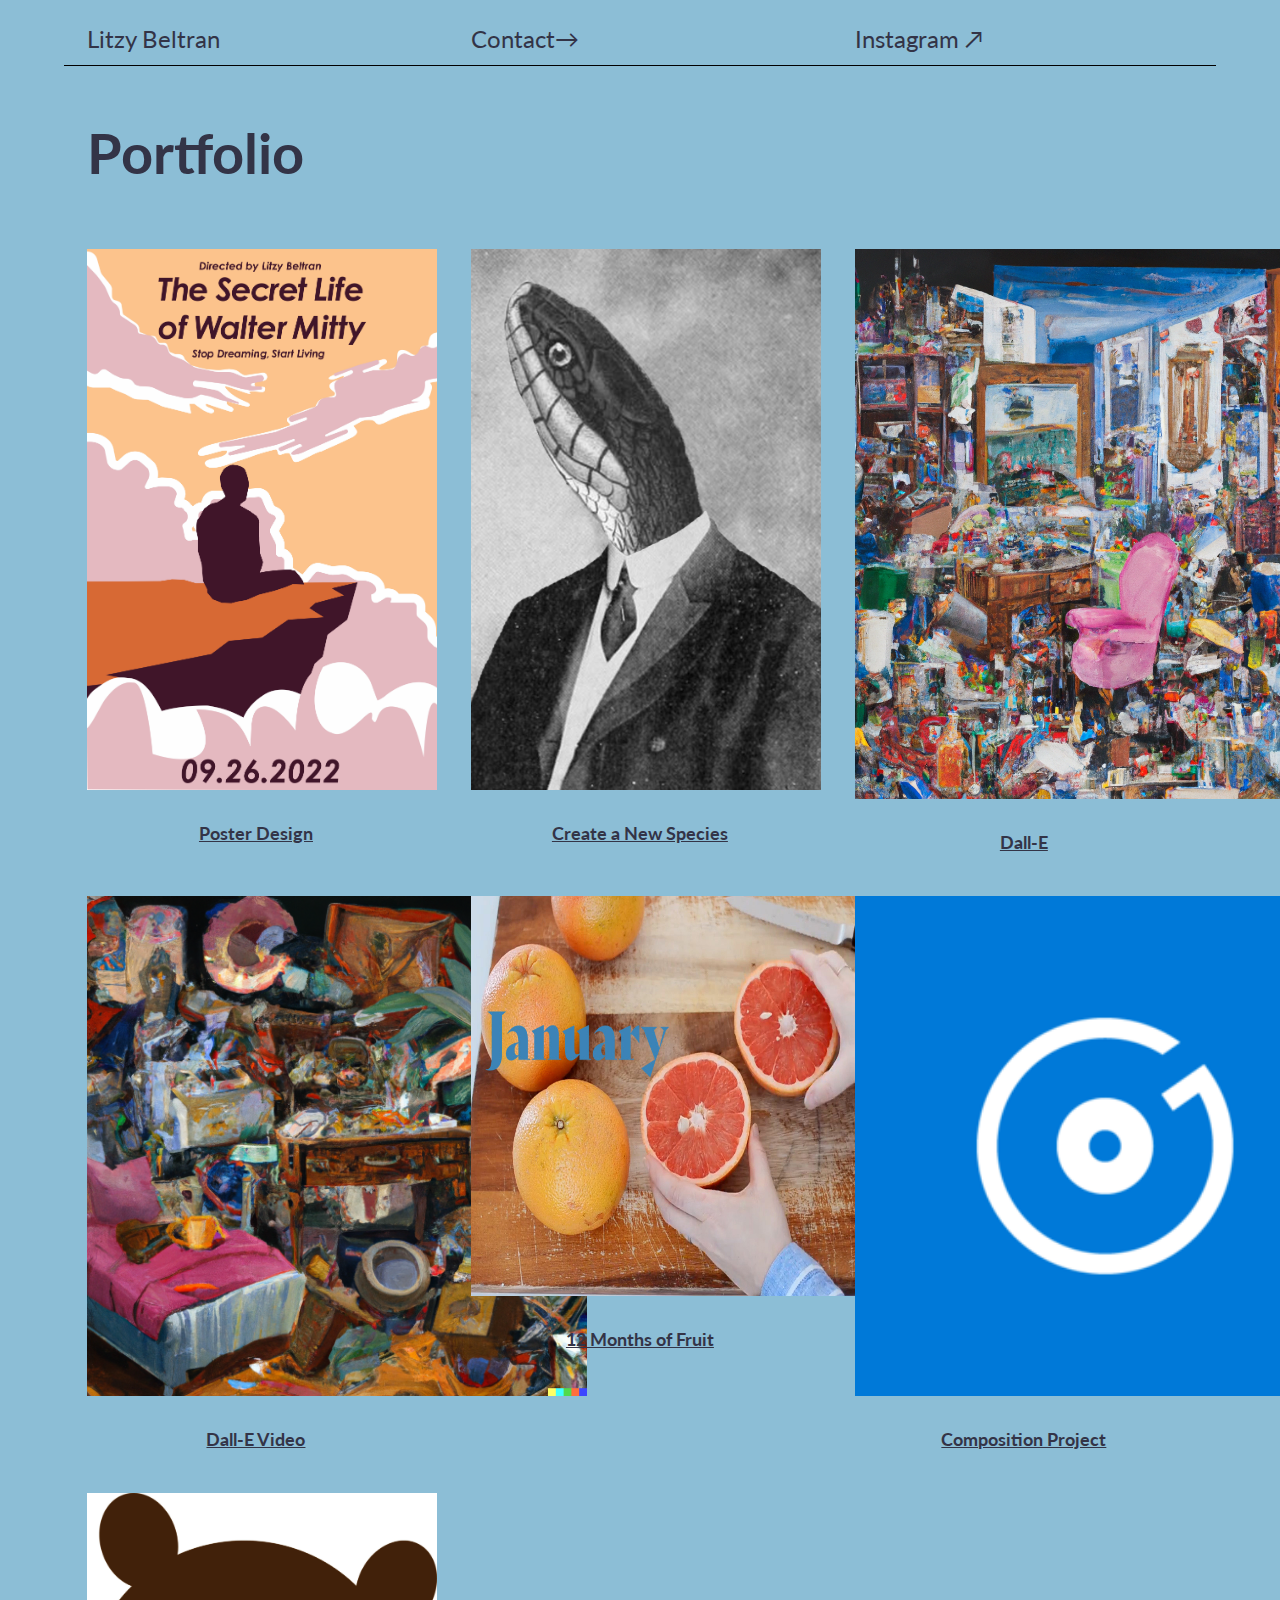
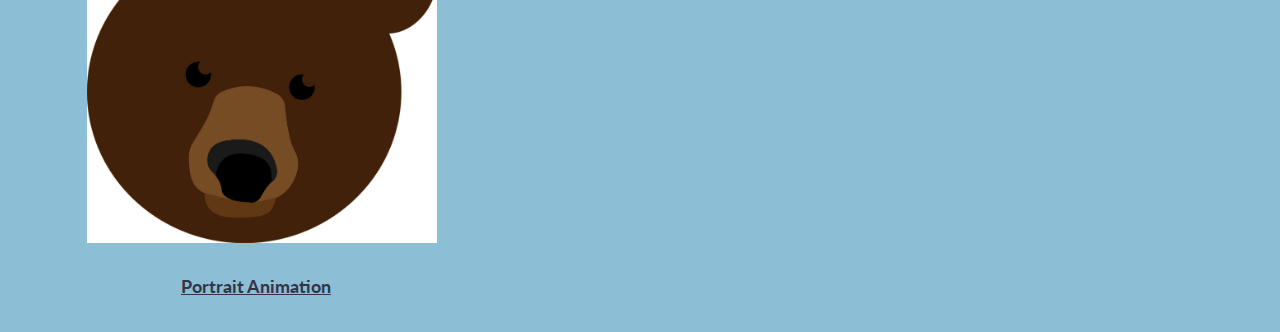
<file: index.html>
<!DOCTYPE html>
<html lang="en">
<head>
  <style>
      body {
         background-color: rgb(140,190,214);
      }
   </style>
    <meta charset="UTF-8">
    <meta http-equiv="X-UA-Compatible" content="IE=edge">
    <meta name="viewport" content="width=device-width, initial-scale=1.0">
    <title>Litzy Beltran</title>
    <link rel="stylesheet" href="styles/simple-grid.css">
    <link rel="stylesheet" href="styles/main.css">
</head>
<body>


    <div class="container">
        <div class="row nav_bar">
            <div class="col-4">
                <a href="index.html">Litzy Beltran</a>
            </div>

            <div class="col-4">
                <a href="mailto:litzybeltran101@gmail.com">Contact&#8594;
                </a>
            </div>

            <div class="col-4">
                <a href="https://www.instagram.com/tengoku.trip">Instagram &#8599;</a>
            </div>
        </div>

        <div class="row">
            <div class="col-12">
                <h1 id="title_name">Portfolio</h1>
            </div>
        </div>
        <div class="row">
          <div class="col-4">
            <a href="project1.html">
                <div class="project_card" style="text-align: left;">
                    <img class="homepage_project_image" src="assets/images/LitzyBeltran_The_Secret_Life_of_Walter_Mitty.jpg" width="350px"/>
                    <h4 class="project_card_name">Poster Design</h4>
                    <p class="project_card_about"></p>
                </div>
            </a>


          </div>
          <div class="col-4">
            <div class="project_card">
              <a href="project2.html">
                <img class="homepage_project_image" src="assets/images/New_Creature_Slytherin_Wriedt.jpg" width="350px"/>
                <h4 class="project_card_name">Create a New Species</h4>
                <p class="project_card_about"></p>
              </a>
            </div>
          </div>
          <div class="col-4">
            <div class="project_card" style="text-align: left;">
              <a href="project3.html">
                <img class="homepage_project_image" src="assets/images/Dall-E_1.png" height="550px"/>
                <h4 class="project_card_name">Dall-E</h4>
                <p class="project_card_about"></p>
              </a>
            </div>
          </div>
          <div class="col-4">
            <div class="project_card" style="text-align: center;">
              <a href="project4.html">
                <img class="homepage_project_image" src="assets/images/Dall-E_2.png" width="550px"/>
                <h4 class="project_card_name">Dall-E Video</h4>
                <p class="project_card_about"></p>
              </a>
            </div>
          </div>
          <div class="col-4">
            <div class="project_card">
              <a href="project5.html">
                <img class="homepage_project_image" src="assets/images/Fruit.jpg" height="400px"/>
                <h4 class="project_card_name">12 Months of Fruit</h4>
                <p class="project_card_about"></p>
              </a>
            </div>
          </div>
          <div class="col-4">
            <div class="project_card">
              <a href="project6.html">
                <img class="homepage_project_image" src="assets/images/groove-music.png" width="550px"/>
                <h4 class="project_card_name">Composition Project</h4>
                <p class="project_card_about"></p>
              </a>
            </div>
          </div>
          <div class="col-4">
            <div class="project_card">
              <a href="project7.html">
                <img class="homepage_project_image" src="assets/images/Portrait_Animation_Image.jpg" width="350px"/>
                <h4 class="project_card_name">Portrait Animation</h4>
                <p class="project_card_about"></p>
              </a>
        </div>
      </div>





</body>
</html>
</file>
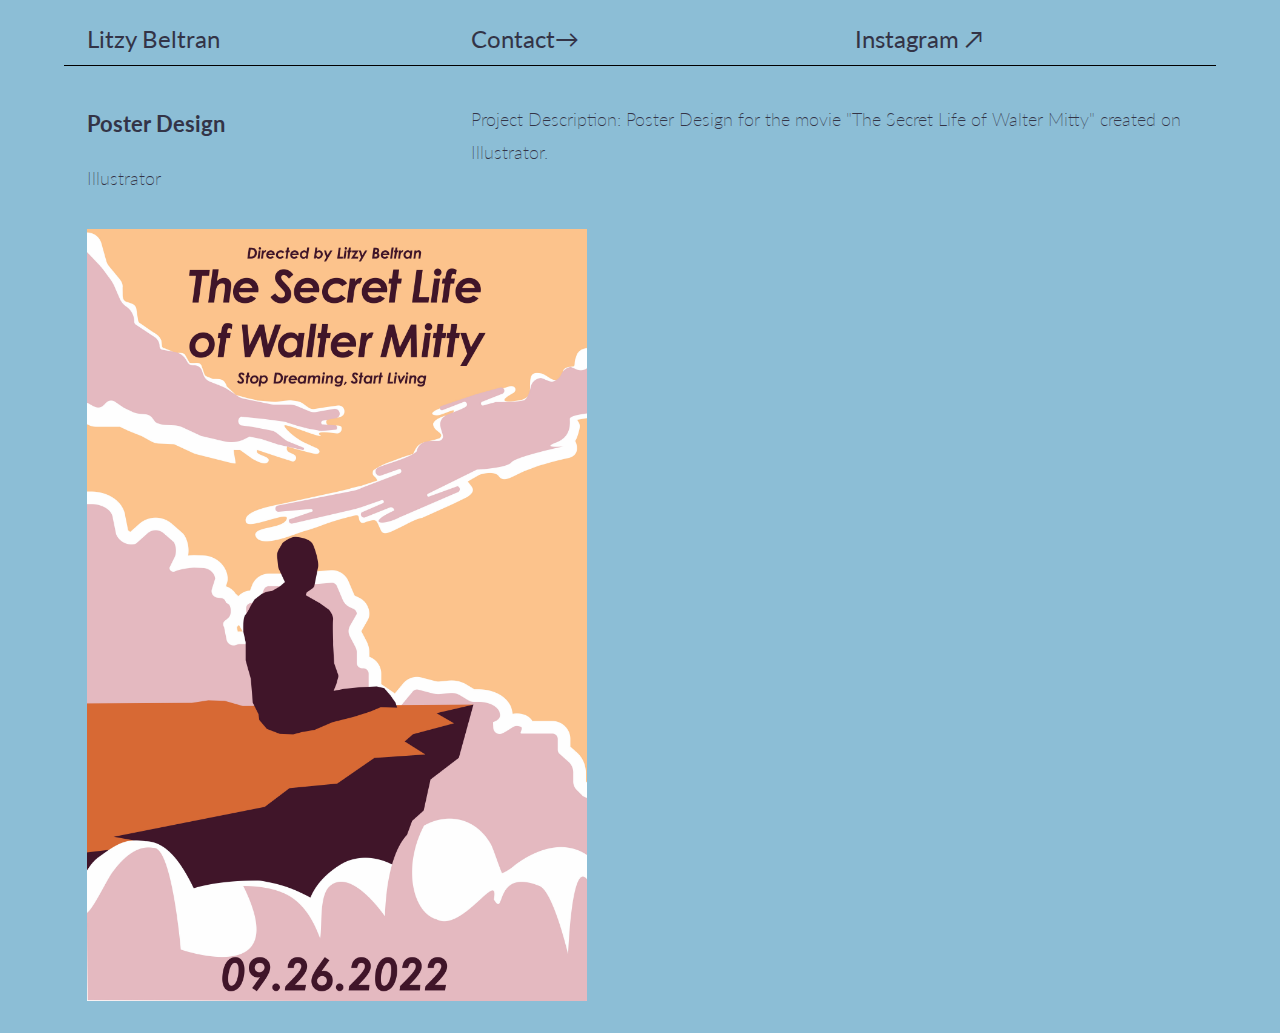
<file: project1.html>
<!DOCTYPE html>
<html lang="en">
<head>
  <style>
      body {
         background-color: rgb(140,190,214);
      }
   </style>
    <meta charset="UTF-8">
    <meta http-equiv="X-UA-Compatible" content="IE=edge">
    <meta name="viewport" content="width=device-width, initial-scale=1.0">
    <title>Litzy Beltran</title>
    <link rel="stylesheet" href="styles/simple-grid.css">
    <link rel="stylesheet" href="styles/main.css">
</head>
<body>
    <div class="container">
        <div class="row nav_bar">
            <div class="col-4">
                <a href="index.html">Litzy Beltran</a>
            </div>

            <div class="col-4">
                <a href="mailto:litzybeltran101@gmail.com">Contact&#8594;
                </a>
            </div>

            <div class="col-4">
                <a href="https://www.instagram.com/tengoku.trip">Instagram &#8599;</a>
            </div>
        </div>


        <div class="row project_page_description">
            <div class="col-4">
                <h3>Poster Design</h3>
                <p class="project_tools">Illustrator</p>
                <p class="project_tools"></p>
            </div>
            <div class="col-8">
                <p>Project Description: Poster Design for the movie "The Secret Life of Walter Mitty" created on Illustrator.</p>
            </div>
      </div>
        <div class="row">
            <div class="col-12">
                <img src="assets/images/LitzyBeltran_The_Secret_Life_of_Walter_Mitty.jpg" width="500px"/>
                <p></p>
            </div>
        </div>
        </div>
    </body>
</html>
</file>
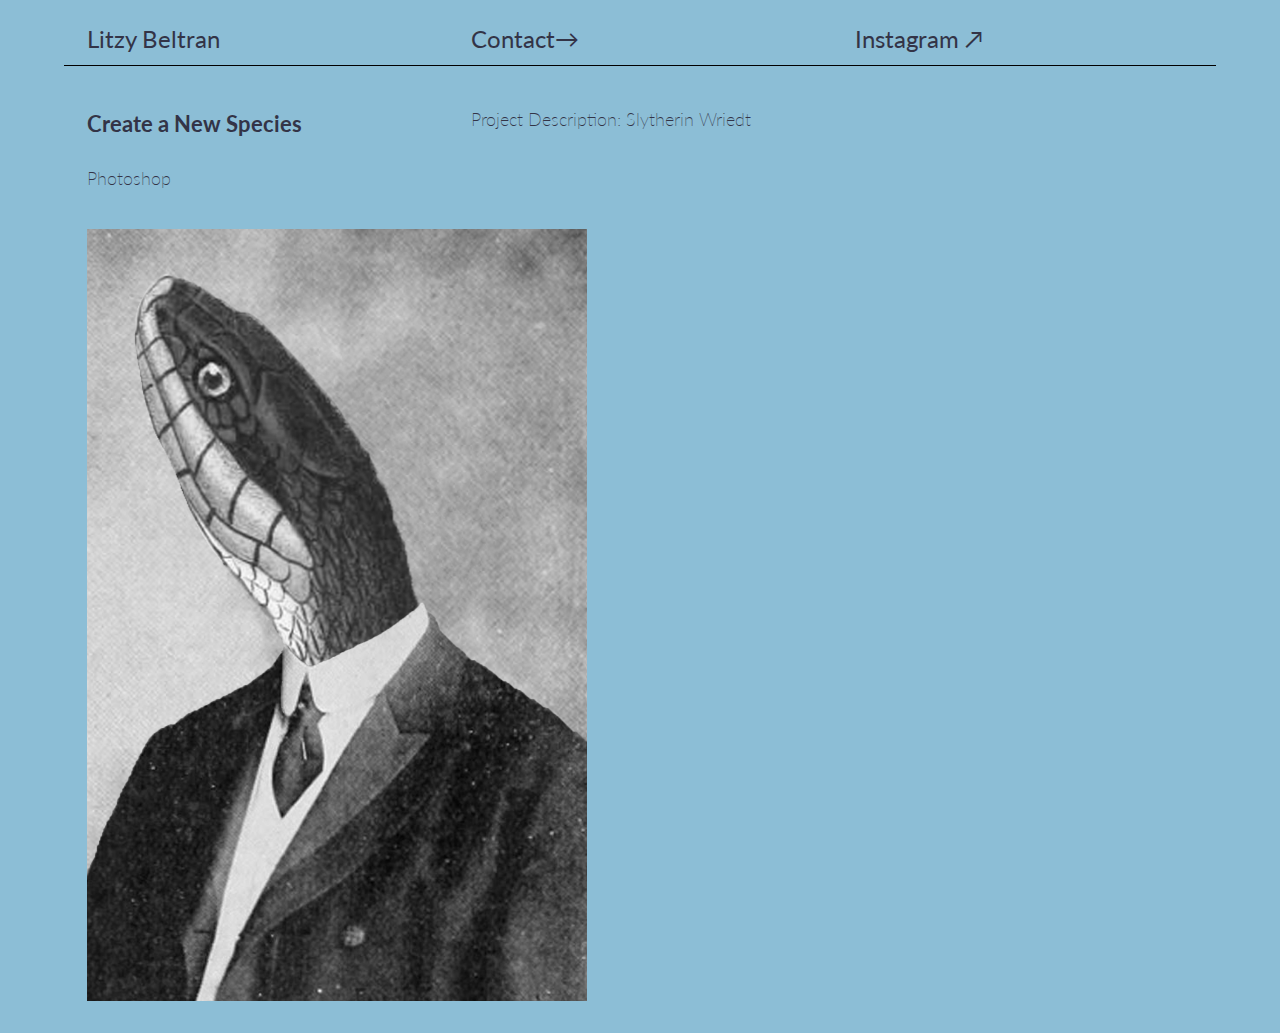
<file: project2.html>
<!DOCTYPE html>
<html lang="en">
<head>
  <style>
      body {
         background-color: rgb(140,190,214);
      }
   </style>
    <meta charset="UTF-8">
    <meta http-equiv="X-UA-Compatible" content="IE=edge">
    <meta name="viewport" content="width=device-width, initial-scale=1.0">
    <title>Litzy Beltran</title>
    <link rel="stylesheet" href="styles/simple-grid.css">
    <link rel="stylesheet" href="styles/main.css">
</head>
<body>
    <div class="container">
        <div class="row nav_bar">
            <div class="col-4">
                <a href="index.html">Litzy Beltran</a>
            </div>

            <div class="col-4">
                <a href="mailto:litzybeltran101@gmail.com">Contact&#8594;
                </a>
            </div>

            <div class="col-4">
                <a href="https://www.instagram.com/tengoku.trip">Instagram &#8599;</a>
            </div>
        </div>


        <div class="row project_page_description">
            <div class="col-4">
                <h3>Create a New Species</h3>
                <p class="project_tools">Photoshop</p>
                <p class="project_tools"></p>
            </div>
            <div class="col-8">
                <p>Project Description: Slytherin Wriedt</p>
            </div>
      </div>
        <div class="row">
            <div class="col-12">
                <img src="assets/images/New_Creature_Slytherin_Wriedt.jpg" width="500px"/>
                <p></p>
            </div>
        </div>
        </div>
    </body>
</html>
</file>
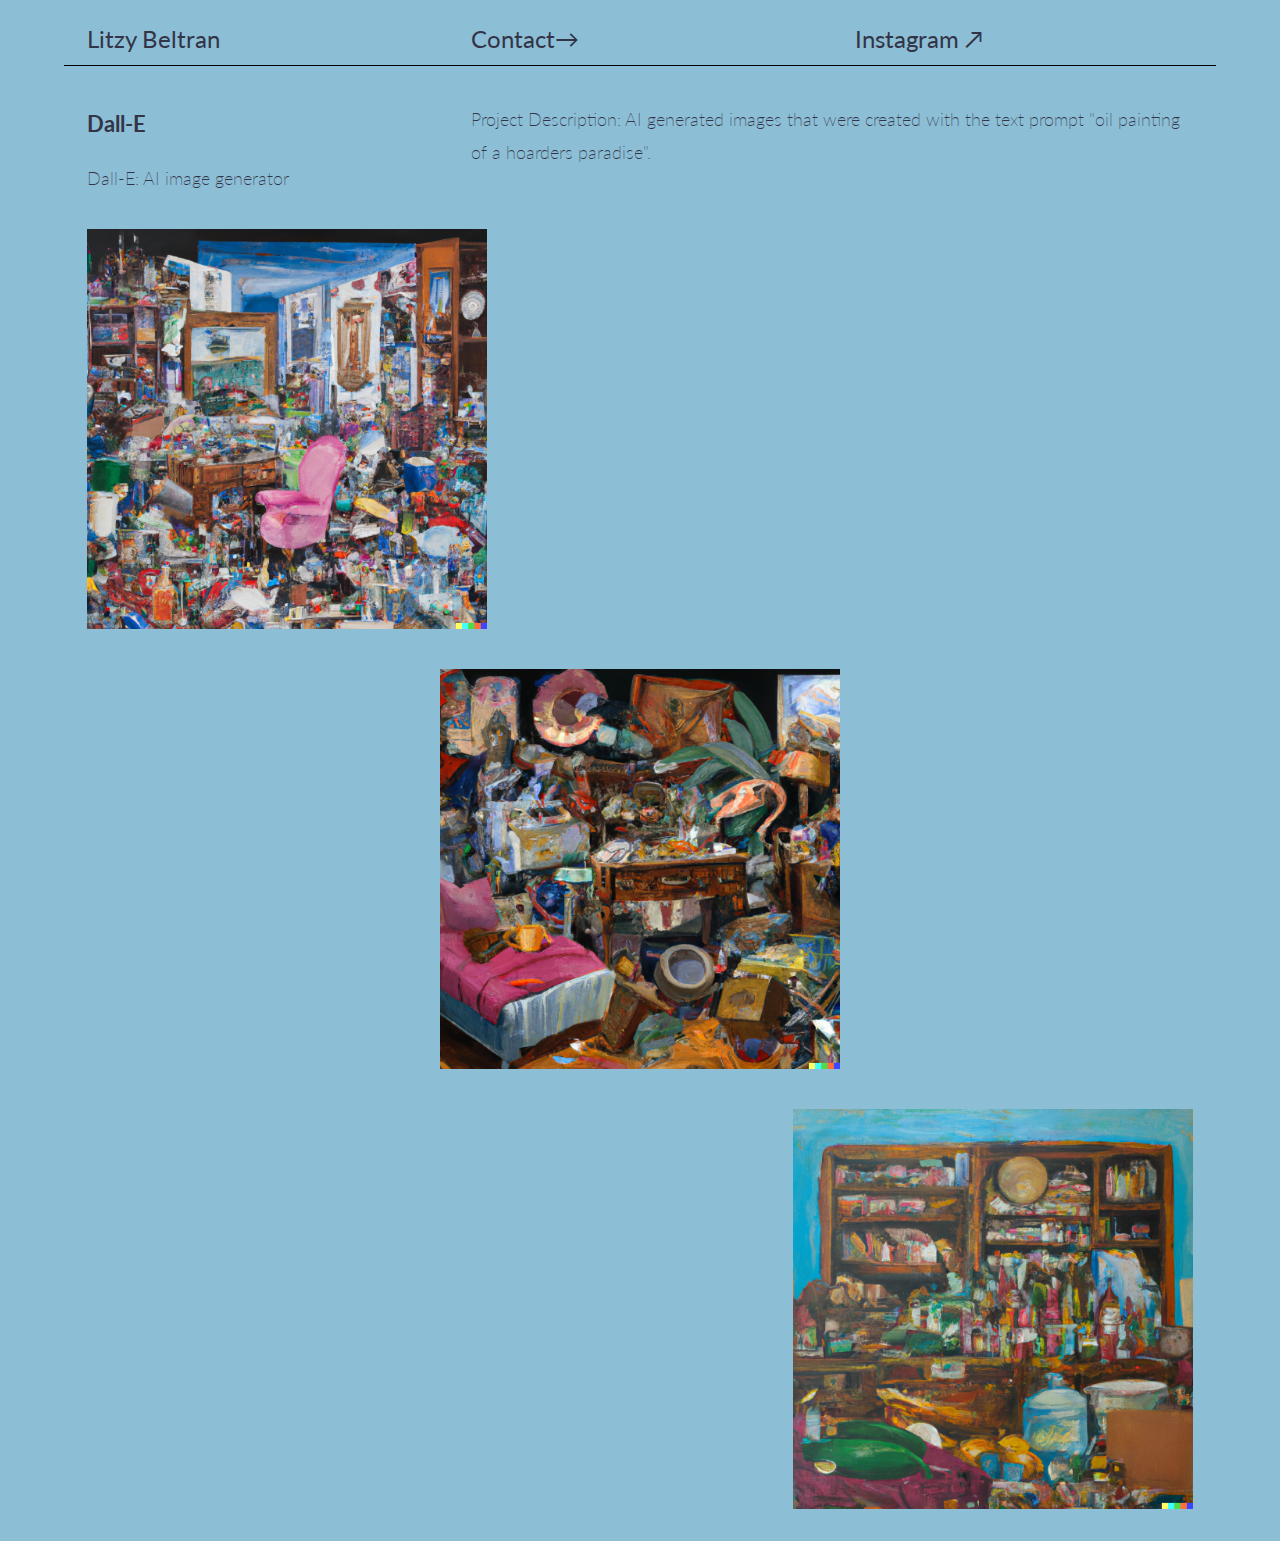
<file: project3.html>
<!DOCTYPE html>
<html lang="en">
<head>
  <style>
      body {
         background-color: rgb(140,190,214);
      }
   </style>
    <meta charset="UTF-8">
    <meta http-equiv="X-UA-Compatible" content="IE=edge">
    <meta name="viewport" content="width=device-width, initial-scale=1.0">
    <title>Litzy Beltran</title>
    <link rel="stylesheet" href="styles/simple-grid.css">
    <link rel="stylesheet" href="styles/main.css">
</head>
<body>
    <div class="container">
        <div class="row nav_bar">
            <div class="col-4">
                <a href="index.html">Litzy Beltran</a>
            </div>

            <div class="col-4">
                <a href="mailto:litzybeltran101@gmail.com">Contact&#8594;
                </a>
            </div>

            <div class="col-4">
                <a href="https://www.instagram.com/tengoku.trip">Instagram &#8599;</a>
            </div>
        </div>


        <div class="row project_page_description">
            <div class="col-4">
                <h3>Dall-E</h3>
                <p class="project_tools">Dall-E: AI image generator</p>
                <p class="project_tools"></p>
            </div>
            <div class="col-8">
                <p>Project Description: AI generated images that were created with the text prompt "oil painting of a hoarders paradise".</p>
            </div>
      </div>
        <div class="row">
            <div class="col-12" style="text-align: left;">
                <img src="assets/images/Dall-E_1.png" width="400px"/>
                <p></p>
            </div>
        </div>
        <div class="row">
            <div class="col-12" style="text-align: center;">
                <img src="assets/images/Dall-E_2.png" width="400px"/>
                <p></p>
            </div>
        </div>
        <div class="row">
            <div class="col-12"style="text-align: right;">
                <img src="assets/images/Dall-E_3.png" width="400px"/>
                <p></p>
            </div>
        </div>
        </div>
    </body>
</html>
</file>
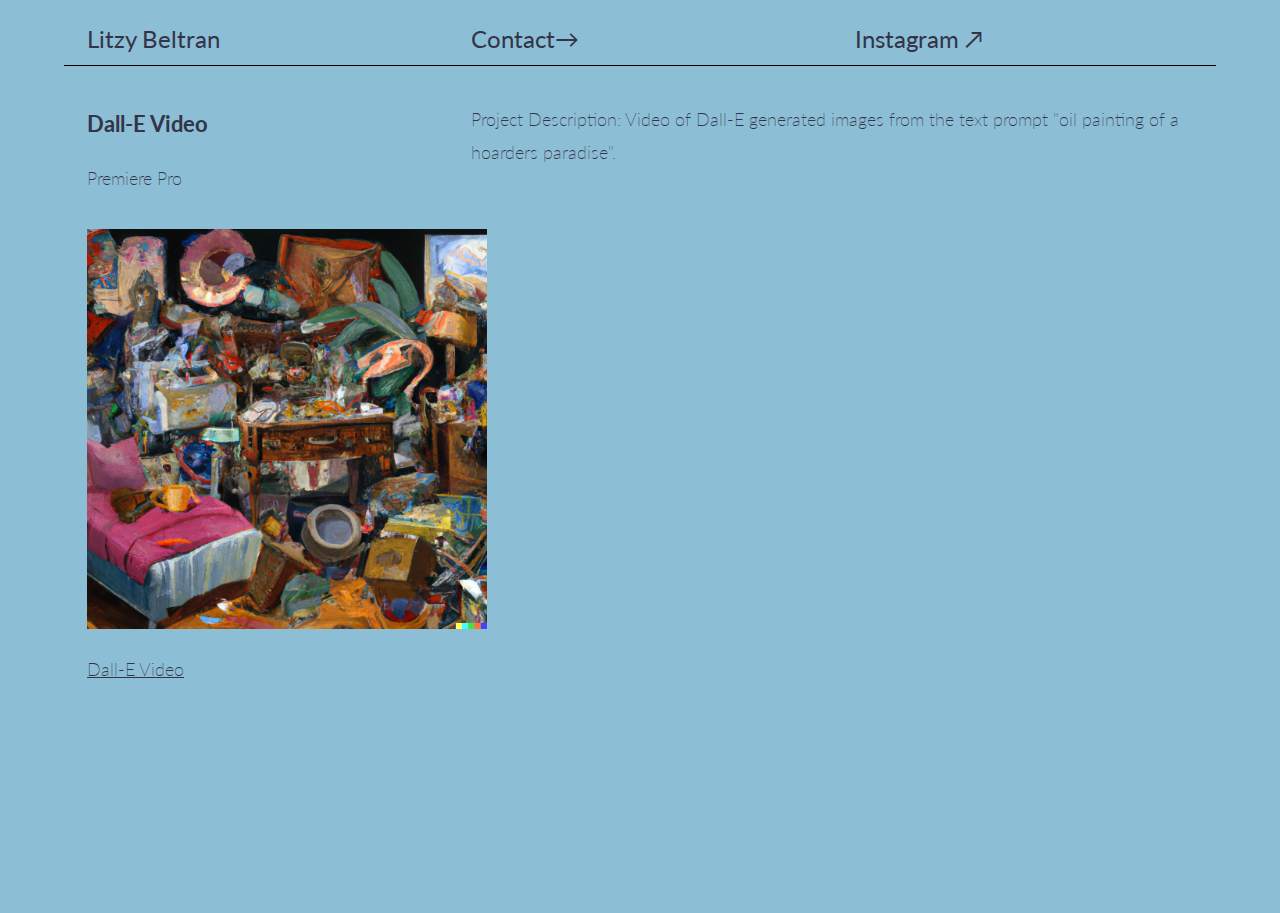
<file: project4.html>
<!DOCTYPE html>
<html lang="en">
<head>
  <style>
      body {
         background-color: rgb(140,190,214);
      }
   </style>
    <meta charset="UTF-8">
    <meta http-equiv="X-UA-Compatible" content="IE=edge">
    <meta name="viewport" content="width=device-width, initial-scale=1.0">
    <title>Litzy Beltran</title>
    <link rel="stylesheet" href="styles/simple-grid.css">
    <link rel="stylesheet" href="styles/main.css">
</head>
<body>
    <div class="container">
        <div class="row nav_bar">
            <div class="col-4">
                <a href="index.html">Litzy Beltran</a>
            </div>

            <div class="col-4">
                <a href="mailto:litzybeltran101@gmail.com">Contact&#8594;
                </a>
            </div>

            <div class="col-4">
                <a href="https://www.instagram.com/tengoku.trip">Instagram &#8599;</a>
            </div>
        </div>


        <div class="row project_page_description">
            <div class="col-4">
                <h3>Dall-E Video</h3>
                <p class="project_tools">Premiere Pro</p>
                <p class="project_tools"></p>
            </div>
            <div class="col-8">
                <p>Project Description: Video of Dall-E generated images from the text prompt "oil painting of a hoarders paradise".</p>
            </div>
      </div>
        <div class="row">
            <div class="col-12">
                <img src="assets/images/Dall-E_2.png" width="400px"/>
                <p><a href="https://youtu.be/kUoMs9p8iVs">Dall-E Video</a></p>
            </div>
        </div>
        </div>
    </body>
</html>
</file>
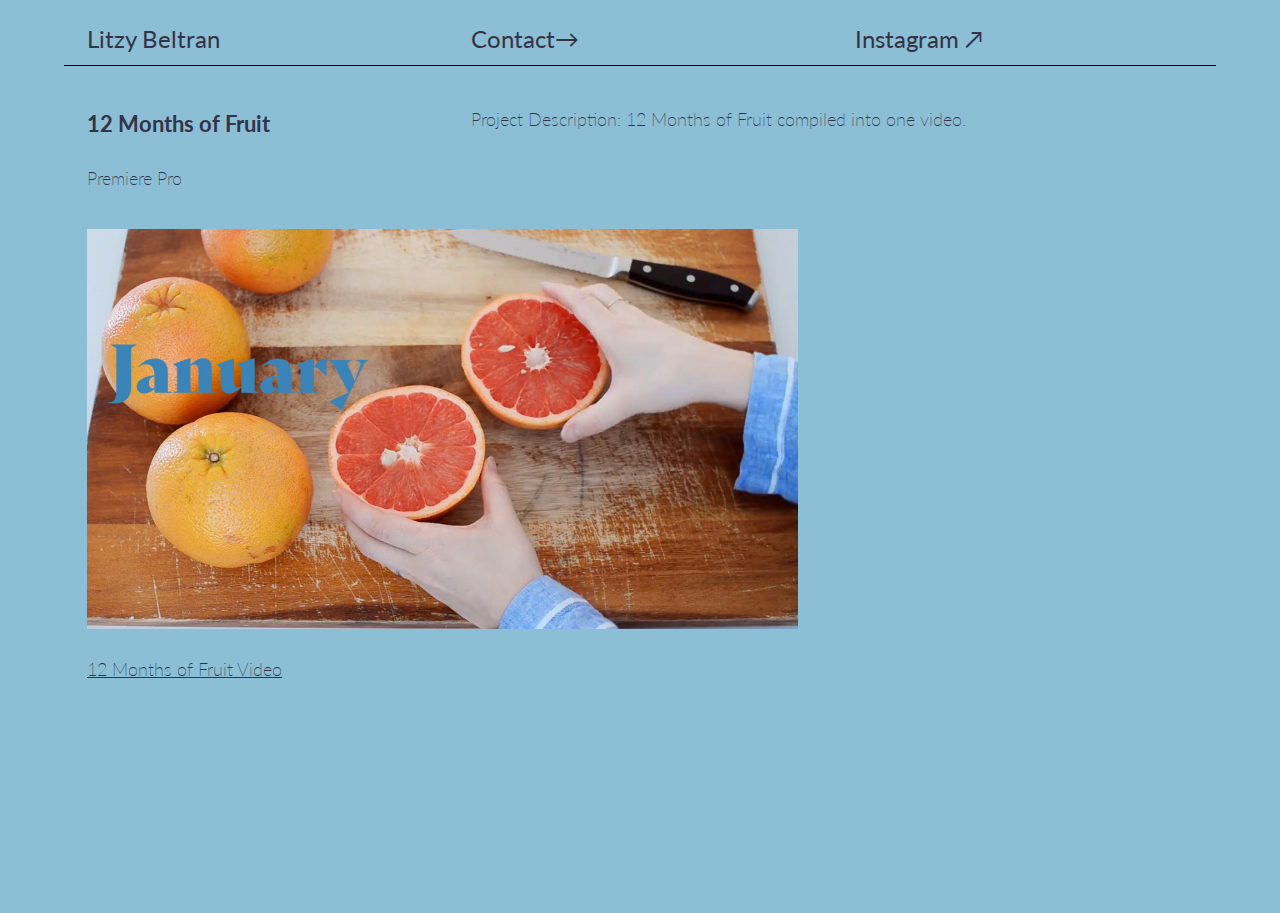
<file: project5.html>
<!DOCTYPE html>
<html lang="en">
<head>
  <style>
      body {
         background-color: rgb(140,190,214);
      }
   </style>
    <meta charset="UTF-8">
    <meta http-equiv="X-UA-Compatible" content="IE=edge">
    <meta name="viewport" content="width=device-width, initial-scale=1.0">
    <title>Litzy Beltran</title>
    <link rel="stylesheet" href="styles/simple-grid.css">
    <link rel="stylesheet" href="styles/main.css">
</head>
<body>
    <div class="container">
        <div class="row nav_bar">
            <div class="col-4">
                <a href="index.html">Litzy Beltran</a>
            </div>

            <div class="col-4">
                <a href="mailto:litzybeltran101@gmail.com">Contact&#8594;
                </a>
            </div>

            <div class="col-4">
                <a href="https://www.instagram.com/tengoku.trip">Instagram &#8599;</a>
            </div>
        </div>


        <div class="row project_page_description">
            <div class="col-4">
                <h3>12 Months of Fruit</h3>
                <p class="project_tools">Premiere Pro</p>
                <p class="project_tools"></p>
            </div>
            <div class="col-8">
                <p>Project Description: 12 Months of Fruit compiled into one video.</p>
            </div>
      </div>
        <div class="row">
            <div class="col-12">
                <img src="assets/images/Fruit.jpg" height="400px"/>
                <p><a href="https://youtu.be/CjO9-41sG0k">12 Months of Fruit Video</a></p>
            </div>
        </div>
        </div>
    </body>
</html>
</file>
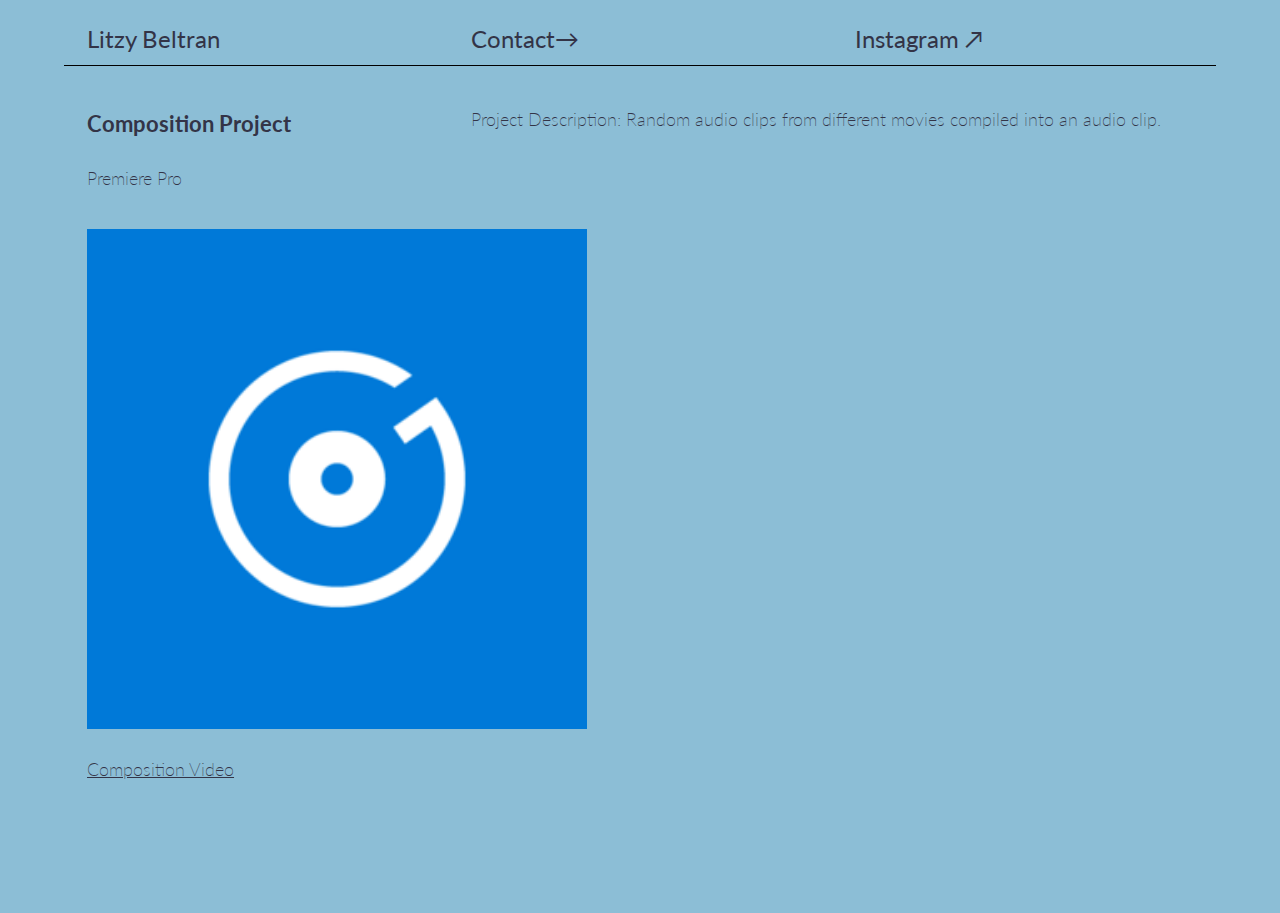
<file: project6.html>
<!DOCTYPE html>
<html lang="en">
<head>
  <style>
      body {
         background-color: rgb(140,190,214);
      }
   </style>
    <meta charset="UTF-8">
    <meta http-equiv="X-UA-Compatible" content="IE=edge">
    <meta name="viewport" content="width=device-width, initial-scale=1.0">
    <title>Litzy Beltran</title>
    <link rel="stylesheet" href="styles/simple-grid.css">
    <link rel="stylesheet" href="styles/main.css">
</head>
<body>
    <div class="container">
        <div class="row nav_bar">
            <div class="col-4">
                <a href="index.html">Litzy Beltran</a>
            </div>

            <div class="col-4">
                <a href="mailto:litzybeltran101@gmail.com">Contact&#8594;
                </a>
            </div>

            <div class="col-4">
                <a href="https://www.instagram.com/tengoku.trip">Instagram &#8599;</a>
            </div>
        </div>


        <div class="row project_page_description">
            <div class="col-4">
                <h3>Composition Project</h3>
                <p class="project_tools">Premiere Pro</p>
                <p class="project_tools"></p>
            </div>
            <div class="col-8">
                <p>Project Description: Random audio clips from different movies compiled into an audio clip.</p>
            </div>
      </div>
        <div class="row">
            <div class="col-12">
                <img src="assets/images/groove-music.png" width="500px"/>
                <p><a href="https://youtu.be/Y3SWXLS71_8">Composition Video</a></p>
            </div>
        </div>
        </div>
    </body>
</html>
</file>
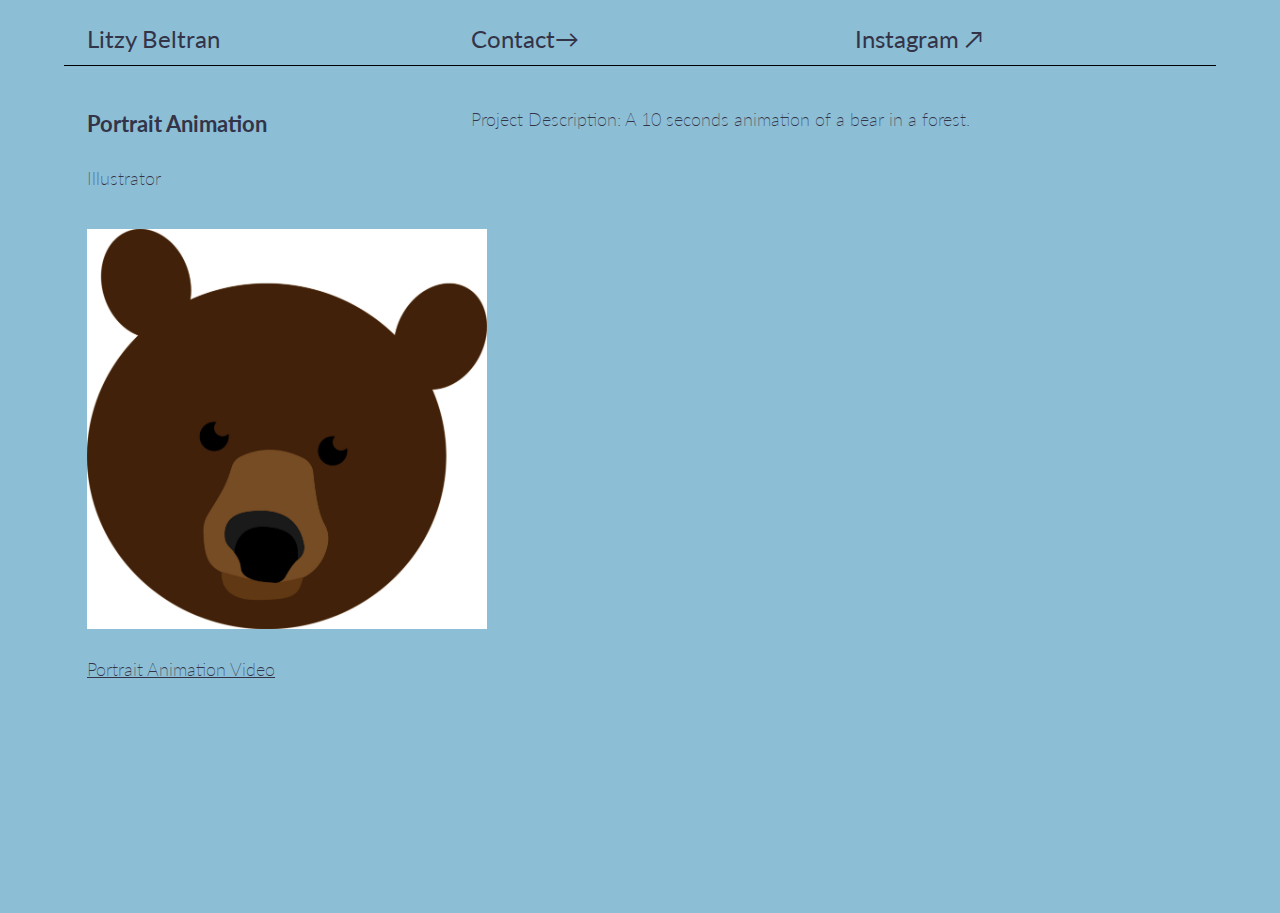
<file: project7.html>
<!DOCTYPE html>
<html lang="en">
<head>
  <style>
      body {
         background-color: rgb(140,190,214);
      }
   </style>
    <meta charset="UTF-8">
    <meta http-equiv="X-UA-Compatible" content="IE=edge">
    <meta name="viewport" content="width=device-width, initial-scale=1.0">
    <title>Litzy Beltran</title>
    <link rel="stylesheet" href="styles/simple-grid.css">
    <link rel="stylesheet" href="styles/main.css">
</head>
<body>
    <div class="container">
        <div class="row nav_bar">
            <div class="col-4">
                <a href="index.html">Litzy Beltran</a>
            </div>

            <div class="col-4">
                <a href="mailto:litzybeltran101@gmail.com">Contact&#8594;
                </a>
            </div>

            <div class="col-4">
                <a href="https://www.instagram.com/tengoku.trip">Instagram &#8599;</a>
            </div>
        </div>


        <div class="row project_page_description">
            <div class="col-4">
                <h3>Portrait Animation</h3>
                <p class="project_tools">Illustrator</p>
                <p class="project_tools"></p>
            </div>
            <div class="col-8">
                <p>Project Description: A 10 seconds animation of a bear in a forest.</p>
            </div>
      </div>
        <div class="row">
            <div class="col-12">
                <img src="assets/images/Portrait_Animation_Image.jpg" width="400px"/>
                <p><a href="https://youtube.com/shorts/7DsUf9xwzfo?feature=share">Portrait Animation Video</a></p>
            </div>
        </div>
        </div>
    </body>
</html>
</file>
<file: styles/simple-grid.css>
/**
*** SIMPLE GRID
*** (C) ZACH COLE 2016
**/

@import url(https://fonts.googleapis.com/css?family=Lato:400,300,300italic,400italic,700,700italic);

/* UNIVERSAL */

html,
body {
  height: 100%;
  width: 100%;
  margin: 0;
  padding: 0;
  left: 0;
  top: 0;
  font-size: 100%;
}

/* ROOT FONT STYLES */

* {
  font-family: 'Lato', Helvetica, sans-serif;
  color: #333447;
  line-height: 1.5;
}

/* TYPOGRAPHY */

h1 {
  font-size: 2.5rem;
}

h2 {
  font-size: 2rem;
}

h3 {
  font-size: 1.375rem;
}

h4 {
  font-size: 1.125rem;
}

h5 {
  font-size: 1rem;
}

h6 {
  font-size: 0.875rem;
}

p {
  font-size: 1.125rem;
  font-weight: 200;
  line-height: 1.8;
}

.font-light {
  font-weight: 300;
}

.font-regular {
  font-weight: 400;
}

.font-heavy {
  font-weight: 700;
}

/* POSITIONING */

.left {
  text-align: left;
}

.right {
  text-align: right;
}

.center {
  text-align: center;
  margin-left: auto;
  margin-right: auto;
}

.justify {
  text-align: justify;
}

/* ==== GRID SYSTEM ==== */

.container {
  width: 90%;
  margin-left: auto;
  margin-right: auto;
}

.row {
  position: relative;
  width: 100%;
}

.row [class^="col"] {
  float: left;
  margin: 0.5rem 2%;
  min-height: 0.125rem;
}

.col-1,
.col-2,
.col-3,
.col-4,
.col-5,
.col-6,
.col-7,
.col-8,
.col-9,
.col-10,
.col-11,
.col-12 {
  width: 96%;
}

.col-1-sm {
  width: 4.33%;
}

.col-2-sm {
  width: 12.66%;
}

.col-3-sm {
  width: 21%;
}

.col-4-sm {
  width: 29.33%;
}

.col-5-sm {
  width: 37.66%;
}

.col-6-sm {
  width: 46%;
}

.col-7-sm {
  width: 54.33%;
}

.col-8-sm {
  width: 62.66%;
}

.col-9-sm {
  width: 71%;
}

.col-10-sm {
  width: 79.33%;
}

.col-11-sm {
  width: 87.66%;
}

.col-12-sm {
  width: 96%;
}

.row::after {
	content: "";
	display: table;
	clear: both;
}

.hidden-sm {
  display: none;
}

@media only screen and (min-width: 33.75em) {  /* 540px */
  .container {
    width: 80%;
  }
}

@media only screen and (min-width: 45em) {  /* 720px */
  .col-1 {
    width: 4.33%;
  }

  .col-2 {
    width: 12.66%;
  }

  .col-3 {
    width: 21%;
  }

  .col-4 {
    width: 29.33%;
  }

  .col-5 {
    width: 37.66%;
  }

  .col-6 {
    width: 46%;
  }

  .col-7 {
    width: 54.33%;
  }

  .col-8 {
    width: 62.66%;
  }

  .col-9 {
    width: 71%;
  }

  .col-10 {
    width: 79.33%;
  }

  .col-11 {
    width: 87.66%;
  }

  .col-12 {
    width: 96%;
  }

  .hidden-sm {
    display: block;
  }
}

@media only screen and (min-width: 60em) { /* 960px */
  .container {
    width: 90%;
    margin-top: 1%;
    /* max-width: 60rem; */
  }
}

.container {
  margin-top: 1%;
}
</file>
<file: styles/main.css>
.nav_bar {
    border-bottom: 1px solid black;
}

.nav_bar a {
    font-size: 24px;
    text-decoration: none;
}

#title_name {
    font-size: 3.5rem;
}

.homepage_project_image {
    max-width: 500px;
}
.project_card_name  {
    text-align: center;
}

.project_card_about {
    text-align: center;
}

.project_page_description {
    margin-top: 1%;
}
</file>
